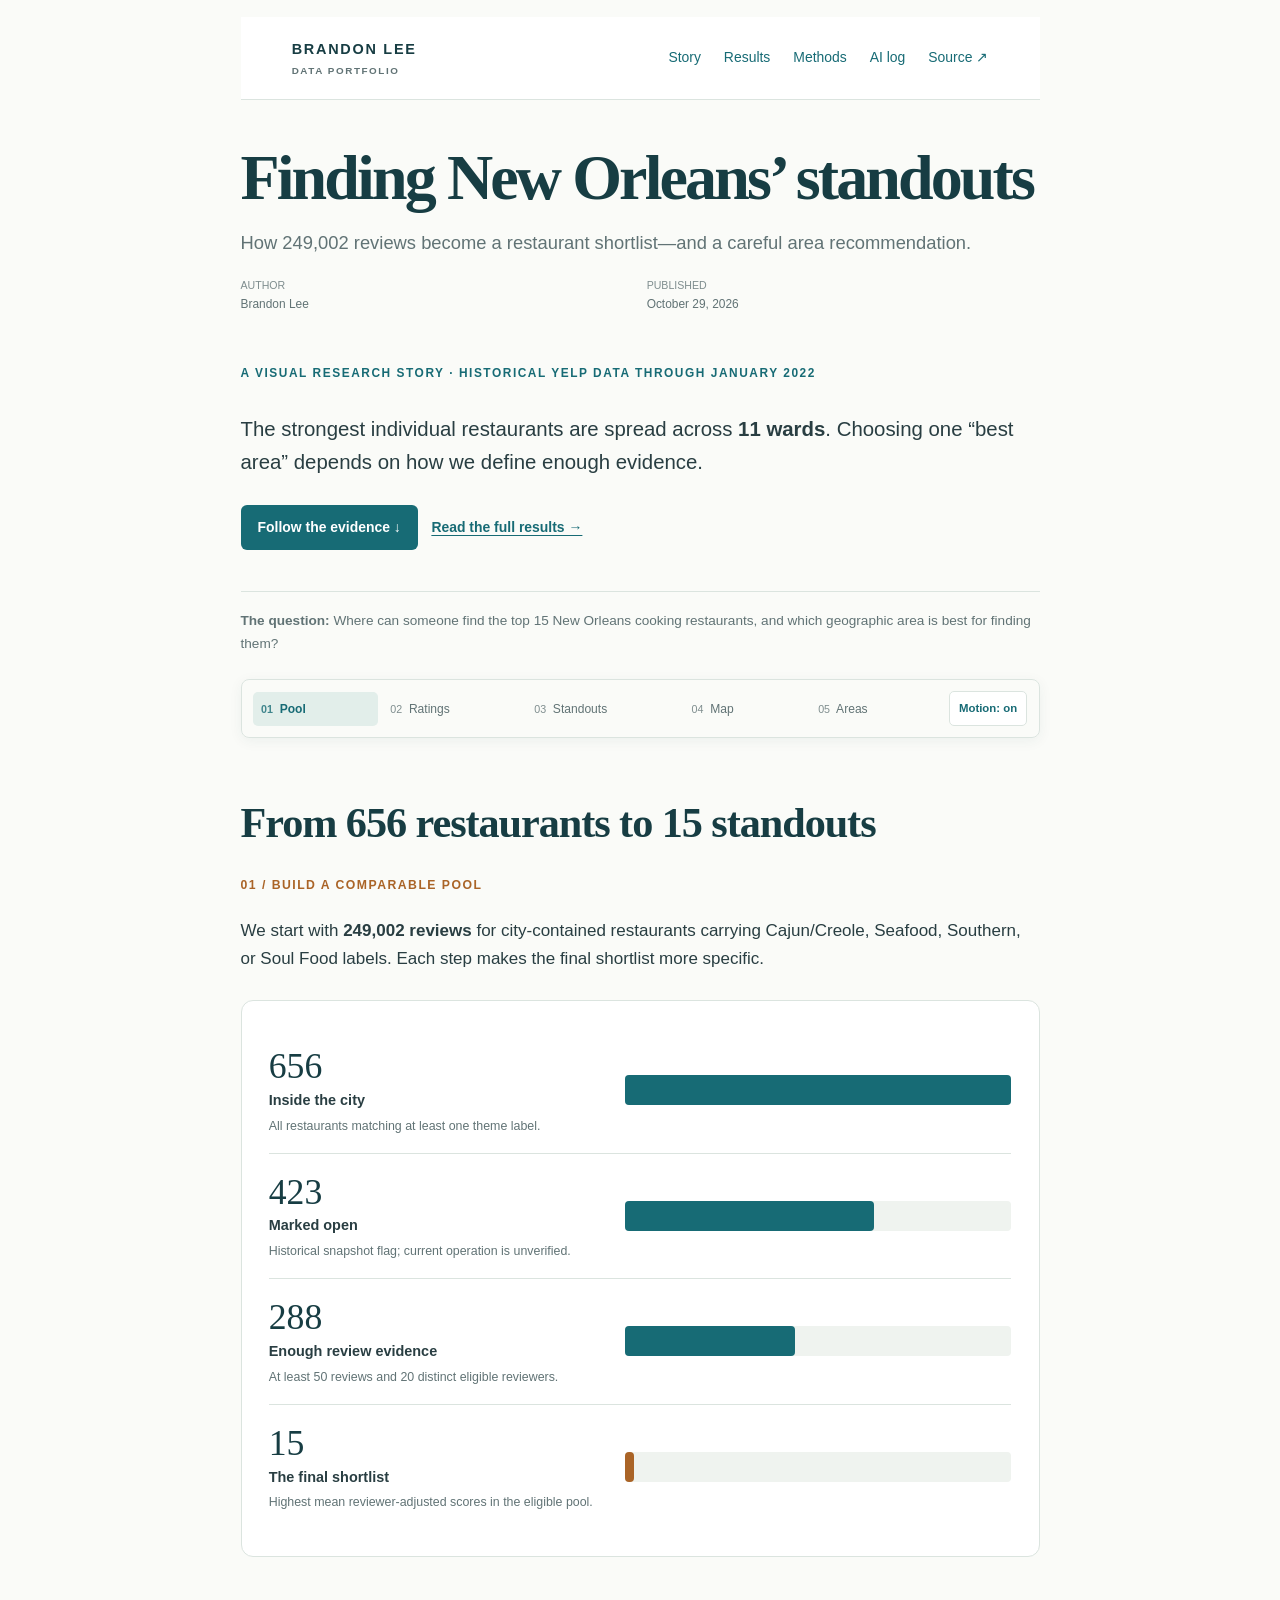
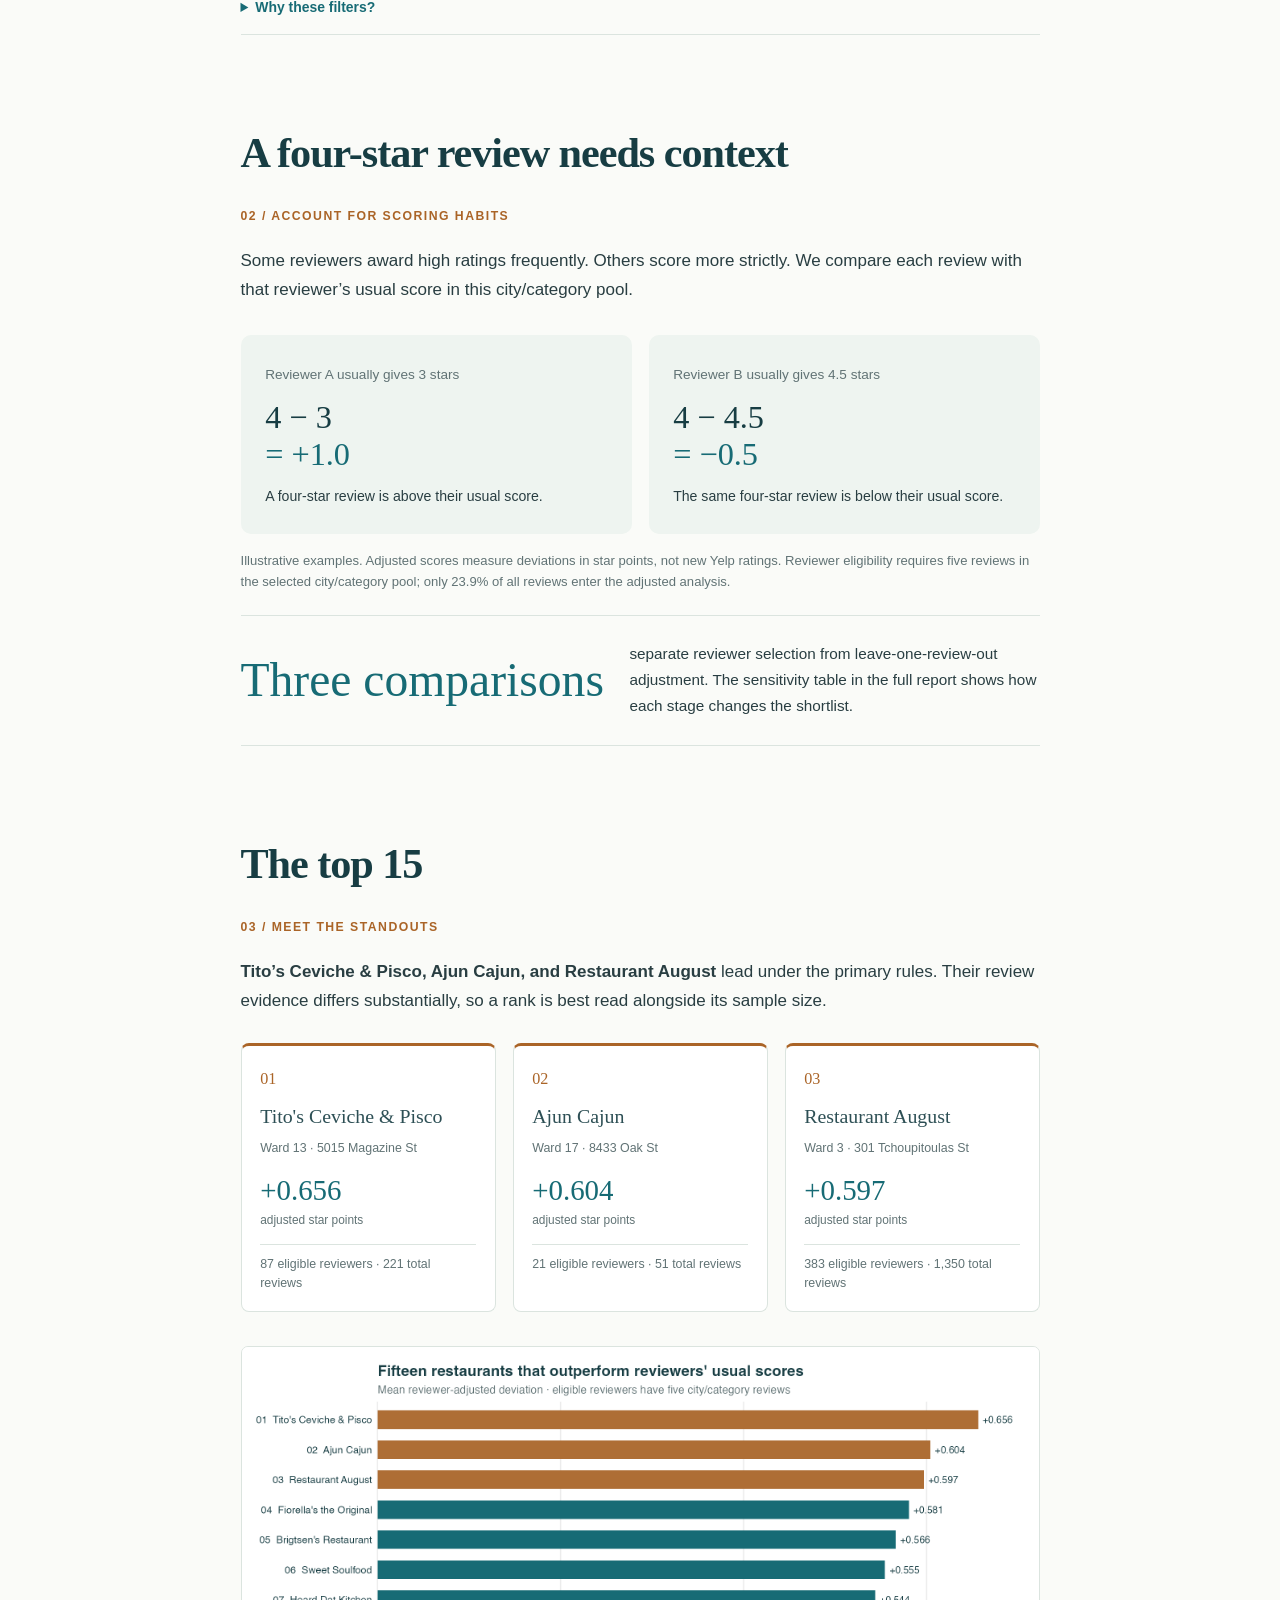
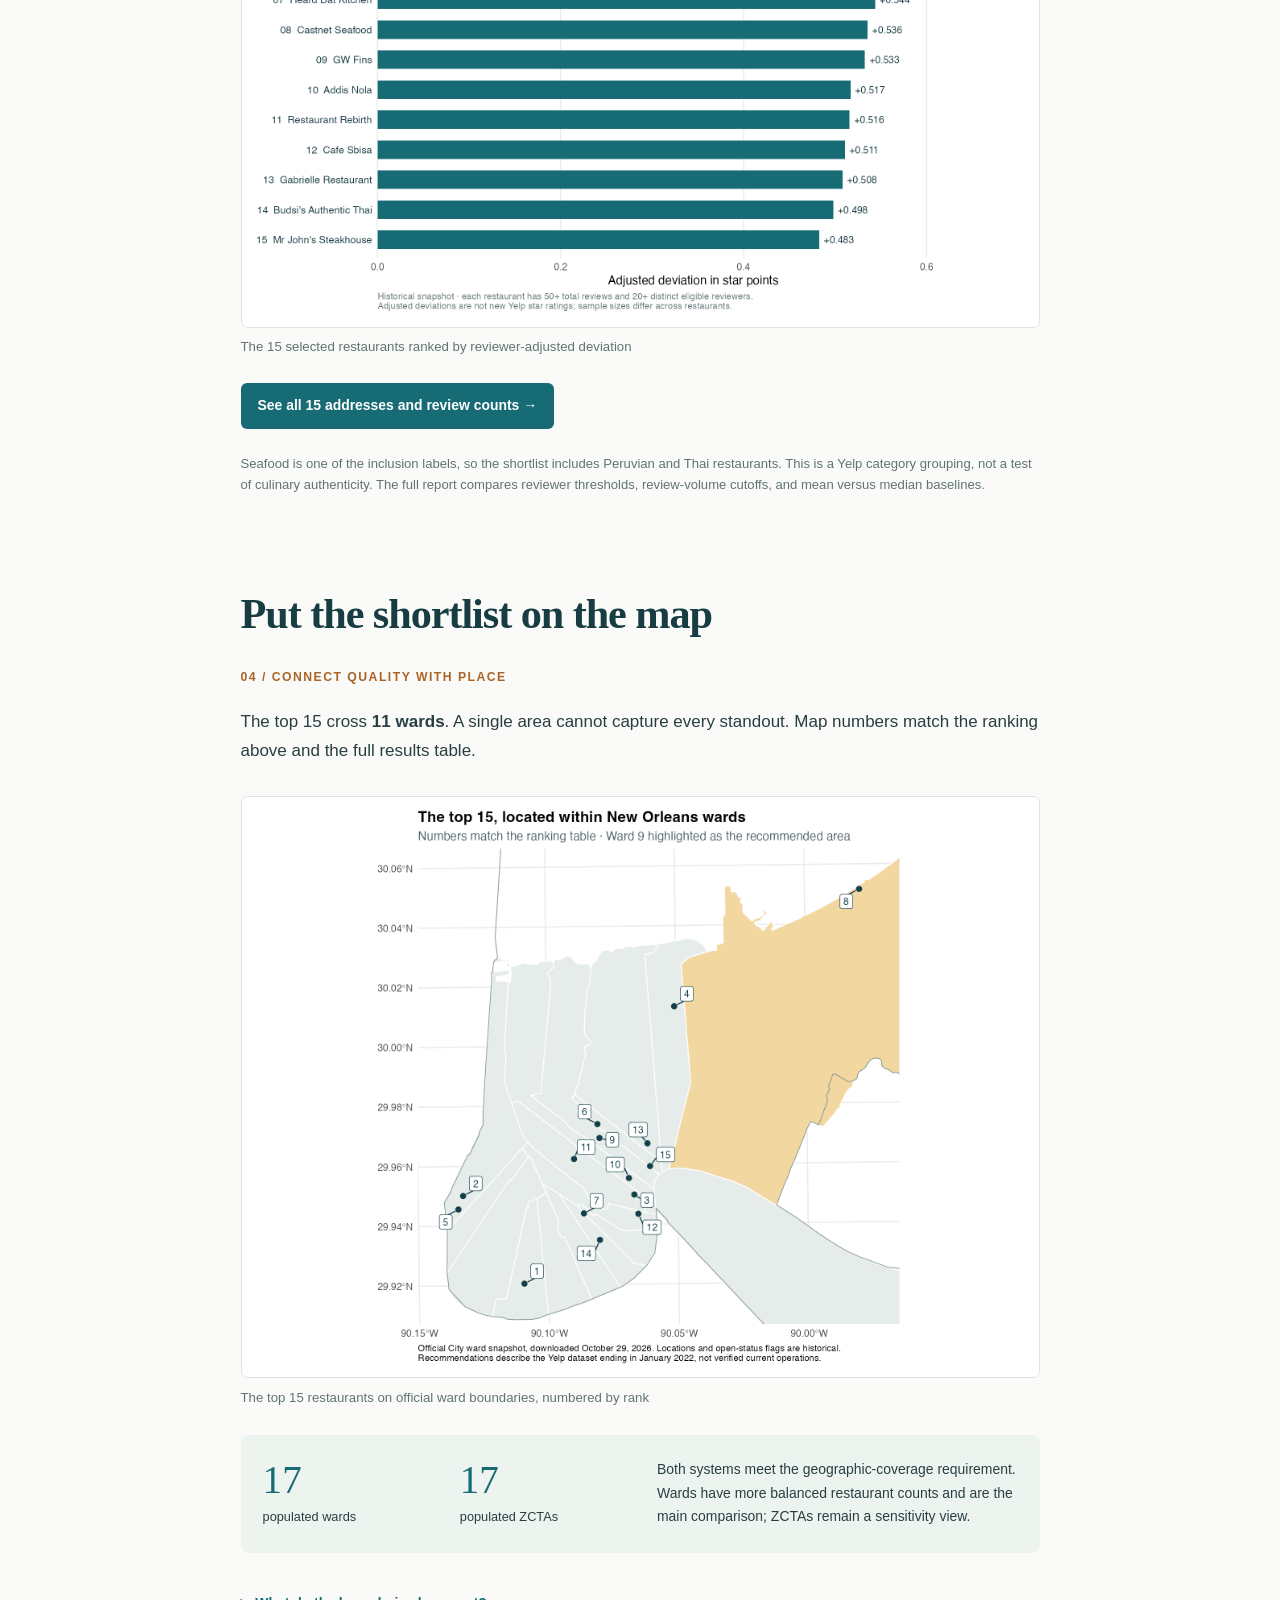
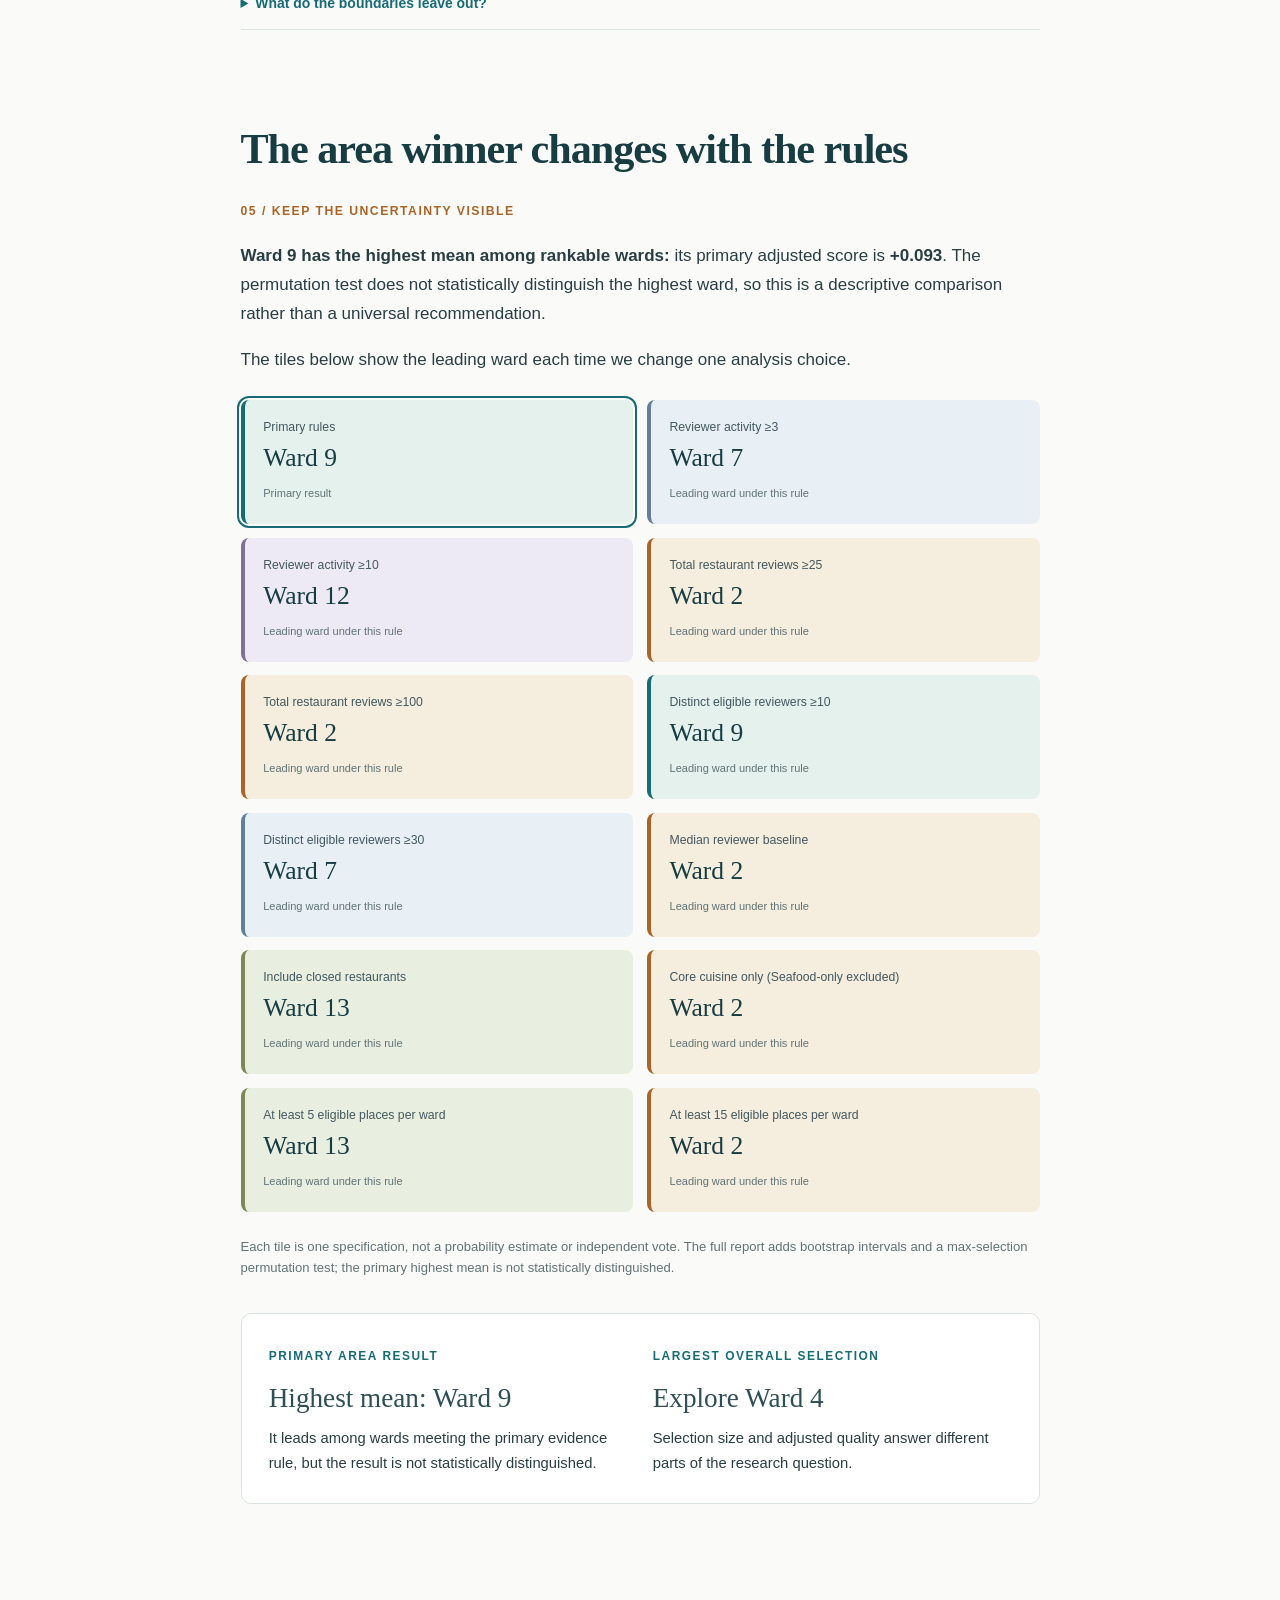
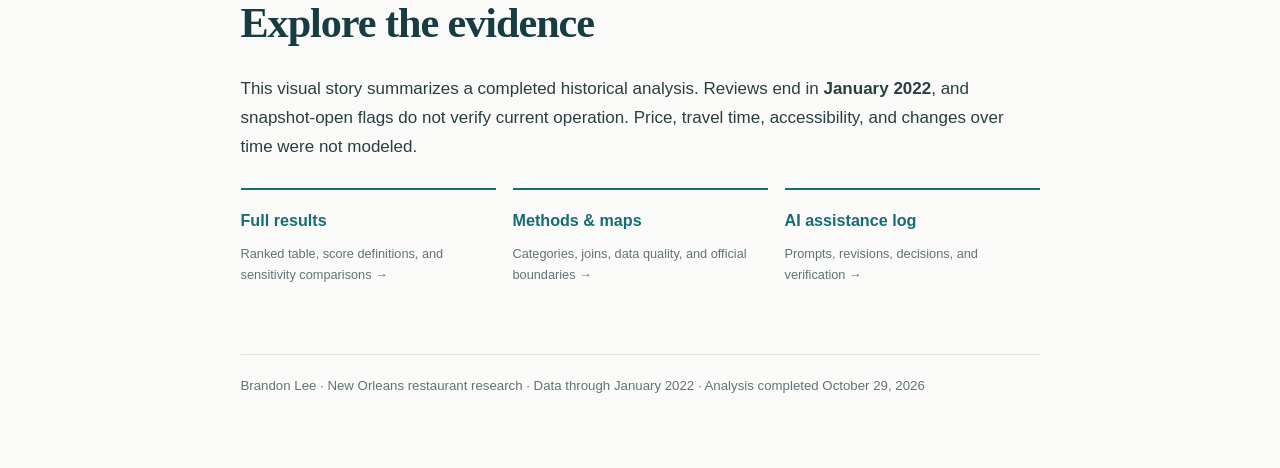
<file: docs/index.html>
<!doctype html>
<html lang="en"><head><meta charset="utf-8"><meta name="viewport" content="width=device-width, initial-scale=1"><title>New Orleans Cooking — Restaurant Analysis</title><meta http-equiv="refresh" content="0; url=yelp_new_orleans_project.html"><link rel="canonical" href="https://brandonlee-2002.github.io/Yelp_new_orleans/yelp_new_orleans_project.html"></head><body><p><a href="yelp_new_orleans_project.html">Open the New Orleans cooking report</a></p><p><a href="ai-log.html">AI assistance log</a></p></body></html>
</file>
